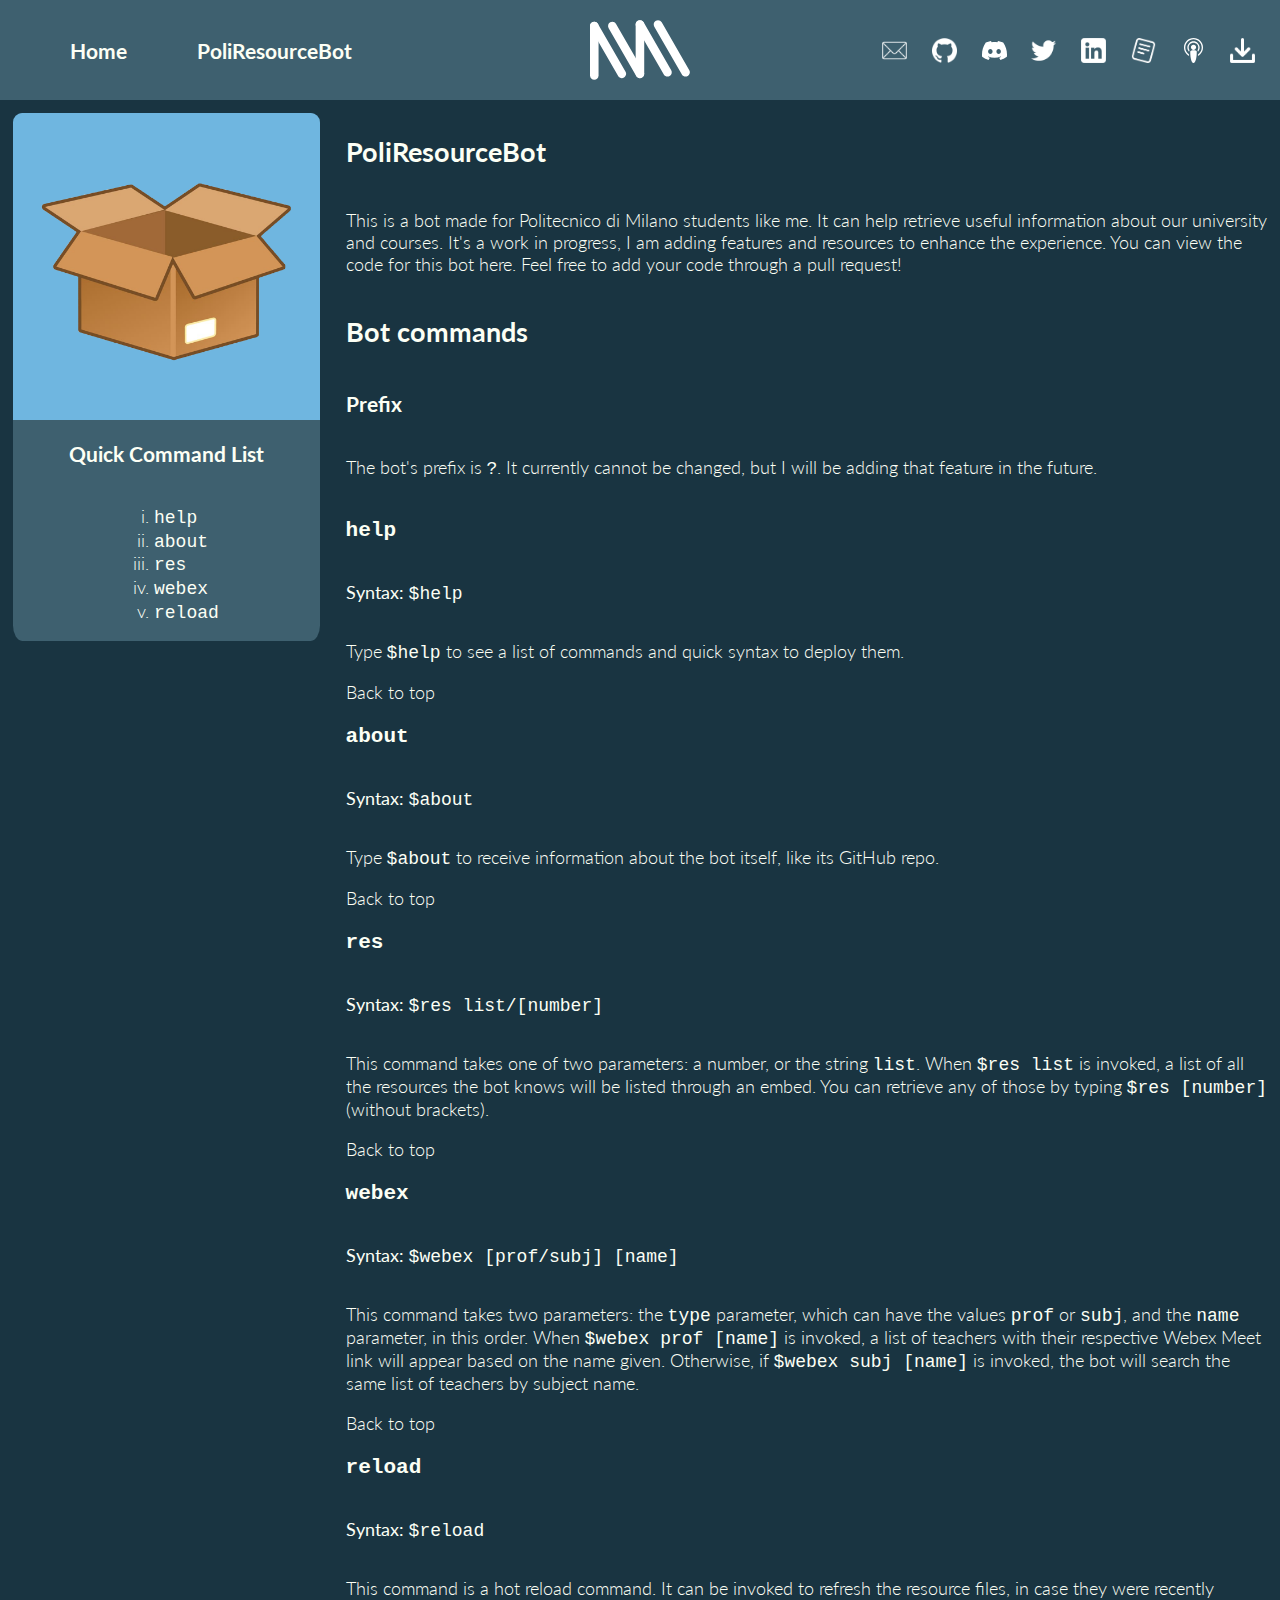
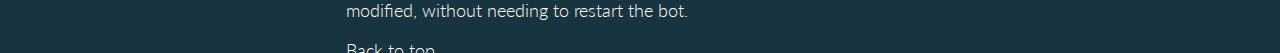
<file: poli.html>
<html>
    <head>
        <title>Mario Merlo</title>
        <link rel="icon" href="./src/icon.svg">
        <link rel="stylesheet" href="main.css">
    </head>

    <body>
        <div class="header">
            <div class="navbar">
                <h3><a href="./index.html" id="navlink">Home</a></h3>
                <h3><a href="./poli.html" id="navlink">PoliResourceBot</a></h3>
            </div>
            
            <a href="./index.html"><img src="./src/logo.svg" alt="logo" id="logo"></a>
            
            <div class="icons">
                <a href="mailto:hello@mariomerlo.me"><img src="src/email.png" alt="Email" id="icon"></a>
                <a href="https://github.com/MrVideo" target="_blank"><img src="src/github.png" alt="GitHub" id="icon"></a>
                <a href="https://discord.com/users/273540691324436481" target="_blank"><img src="src/discord.svg" alt="Discord" id="icon"></a>
                <a href="https://twitter.com/xMrVideo" target="_blank"><img src="src/twitter.png" alt="Twitter" id="icon"></a>
                <a href="https://linkedin.com/in/mario-merlo" target="_blank"><img src="src/linkedin.png" alt="Linkedin" id="icon"></a>
                <a href="https://read.cv/mrvideo" target="_blank"><img src="src/readcv.png" alt="read.cv" id="icon"></a>
                <a href="https://anchor.fm/checasino" target="_blank"><img src="src/podcast.svg" alt="Che casino!" id="icon"></a>
                <a href="./src/CV.pdf" download="CV"><img src="./src/download.png" alt="Download CV" id="icon"></a>
            </div>
        </div>

        <div class="container">

            <div class="sidebar">
                <div class="card">
                    <img src="./src/policon.png" alt="Bot Icon" id="boticon">
                    <div class="cardtext">
                        <h3>Quick Command List</h3>
                        <ul>
                            <li id="index"><a href="#indexhelp"><code>help</code></a></li>
                            <li id="index"><a href="#indexabout"><code>about</code></a></li>
                            <li id="index"><a href="#indexres"><code>res</code></a></li>
                            <li id="index"><a href="#indexwebex"><code>webex</code></a></li>
                            <li id="index"><a href="#indexreload"><code>reload</code></a></li>
                        </ul>
                    </div>
                </div>
            </div>

            <div class="info">
                <h2 id="top">PoliResourceBot</h2>
                <p>This is a bot made for Politecnico di Milano students like me. It can help retrieve useful information about our university and courses. It's a work in progress, I am adding features and resources to enhance the experience. You can view the code for this bot <a href="https://github.com/MrVideo/PoliResourceBot">here</a>. Feel free to add your code through a pull request!</p>
                
                <h2>Bot commands</h2>
                
                <h3>Prefix</h3>
                <p>The bot's prefix is <code>?</code>. It currently cannot be changed, but I will be adding that feature in the future.</p>
                
                <h3 id="indexhelp"><code>help</code></h3>
                <p><b>Syntax:</b> <code>$help</code></p>
                <p>Type <code>$help</code> to see a list of commands and quick syntax to deploy them.</p>
                <a href="#top">Back to top</a>
                
                <h3 id="indexabout"><code>about</code></h3>
                <p><b>Syntax:</b> <code>$about</code></p>
                <p>Type <code>$about</code> to receive information about the bot itself, like its GitHub repo.</p>
                <a href="#top">Back to top</a>
                
                <h3 id="indexres"><code>res</code></h3>
                <p><b>Syntax:</b> <code>$res list/[number]</code></p>
                <p>This command takes one of two parameters: a number, or the string <code>list</code>. When <code>$res list</code> is invoked, a list of all the resources the bot knows will be listed through an embed. You can retrieve any of those by typing <code>$res [number]</code> (without brackets).</p>
                <a href="#top">Back to top</a>

                <h3 id="indexwebex"><code>webex</code></h3>
                <p><b>Syntax:</b> <code>$webex [prof/subj] [name]</code></p>
                <p>This command takes two parameters: the <code>type</code> parameter, which can have the values <code>prof</code> or <code>subj</code>, and the <code>name</code> parameter, in this order. When <code>$webex prof [name]</code> is invoked, a list of teachers with their respective Webex Meet link will appear based on the name given. Otherwise, if <code>$webex subj [name]</code> is invoked, the bot will search the same list of teachers by subject name.</p>
                <a href="#top">Back to top</a>

                <h3 id="indexreload"><code>reload</code></h3>
                <p><b>Syntax:</b> <code>$reload</code></p>
                <p>This command is a hot reload command. It can be invoked to refresh the resource files, in case they were recently modified, without needing to restart the bot.</p>
                <a href="#top">Back to top</a>
            </div>

        </div>
    </body>
</html>
</file>
<file: main.css>
@import url('https://fonts.googleapis.com/css2?family=Lato:ital,wght@0,300;0,400;0,700;1,300;1,400;1,700&display=swap');

html {
    font-family: 'Lato', sans-serif;
    font-size: 18px;
    font-weight: 300;
}

h1 {
    font-weight: 700;
    color: #FCFFF5;
}

p, ul, ol, h2, h3 {
    color: #FCFFF5;
}

body {
    background-color: #193441;
    margin: 0%;
}

ul {
    list-style: lower-roman;
}

li {
    margin-bottom: 1%;
}

#logo {
    width: 100px;
    height: 100px;
}

.cardpic {
    width: 100%;
    border-radius: 3% 3% 0% 0%;
}

#index {
    text-align: left;
}

#boticon {
    width: 100%;
    border-radius: 3% 3% 0% 0%;
}

#name {
    display: flex;
    width: 34%;
    text-align: center;
    align-items: center;
    justify-content: center;
}

#icon {
    width: 25px;
    height: 25px;
}

#podcast {
    order: 1;
}

#randomsite {
    order: 2;
}

#sponge {
    order: 3;
}

a:link, a:visited {
    color: #FCFFF5;
    text-decoration: none;
}

a:hover {
    color: #FCFFF5;
    text-decoration: underline;
}

.navbar {
    display: flex;
    width: 33%;
    justify-content: space-evenly;
    align-items: center;
    text-align: center;
}

.icons {
    display: flex;
    width: 33%;
    align-items: center;
    justify-content: space-evenly;
}

.header {
    display: flex;
    justify-content: space-between;
    width: 100%;
    background-color: #3E606F;
    color: #FCFFF5;
    margin-bottom: 1%;
}

.container {
    width: 100%;
    display: flex;
    flex-flow: row nowrap;
}

.cardtext {
    display: flex;
    flex-flow: column wrap;
    align-items: center;
    text-align: center;
    margin-left: 2%;
    margin-right: 2%;
    padding-left: 2%;
    padding-right: 2%;
}

.card:hover {
    box-shadow: 3px 3px 5px #314d59;
    transition-duration: 0.5s;
}

.card {
    display: flex;
    flex-direction: column;
    justify-self: start;
    width: 100%;
    order: 1;
    background-color: #3E606F;
    border-radius: 3%;
    text-align: center;
    transition-duration: 0.5s;
    margin-bottom: 3%;
}

.sidebar {
    display: flex;
    flex-flow: column nowrap;
    order: 1;
    width: 25%;
    margin-left: 1%;
}

.info {
    display: flex;
    flex-direction: column;
    justify-self: end;
    order: 2;
    width: 75%;
    margin-left: 2%;
    padding: 0;
    margin-right: 1%;
}
</file>
